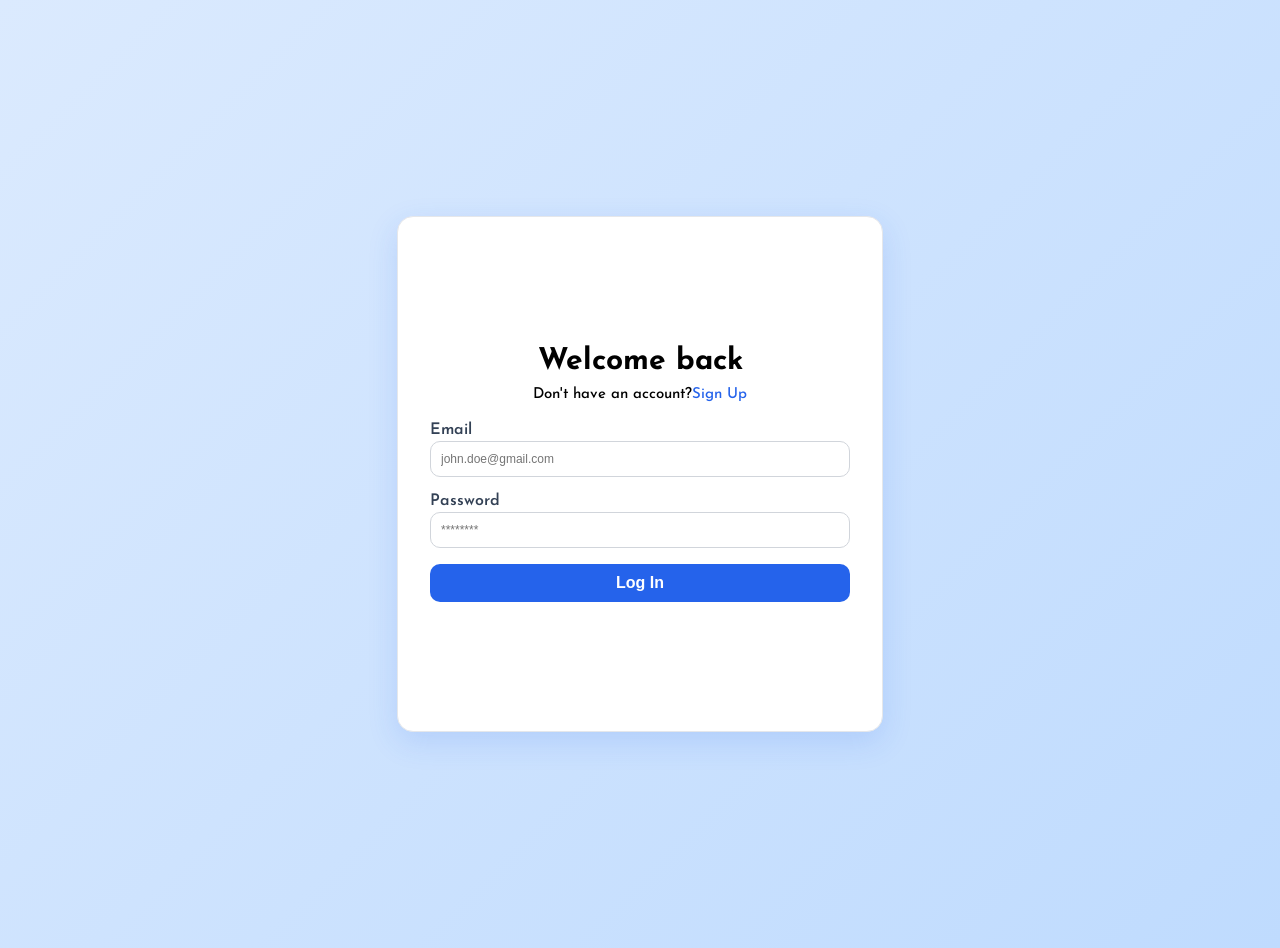
<file: index.html>
<!DOCTYPE html>
<html lang="en">
<head>
    <meta charset="UTF-8">
    <meta name="viewport" content="width=device-width, initial-scale=1.0">
    <title>LOG IN</title>
    <link rel="stylesheet" href="css/style.css">
    <link rel="preconnect" href="https://fonts.googleapis.com">
    <link rel="preconnect" href="https://fonts.gstatic.com" crossorigin>
    <link href="https://fonts.googleapis.com/css2?family=Josefin+Sans:ital,wght@0,100..700;1,100..700&display=swap" rel="stylesheet">
</head>
<body class="sign_up">
     <script src="js/guard.js"></script>
<!-- this is form for log in -->
    <section class="sign_up_section">
        <div class="sign_up_info">
            <h3 class="sign_up_title">Welcome back</h3>
            <p>Don't have an account?<a href="signup.html">Sign Up</a></p>
        </div>

        <div id="toast-container"></div>
<!-- this section is about form validation and input for people, who have an account -->
        <form class="sign_up_form" id="loginForm" novalidate>
            <div class="each_form_input">
                <label for="loginEmail">Email</label>
                <input type="text" id="loginEmail" name="email" placeholder="john.doe@gmail.com">
                <small class="error-text" id="loginEmailError"></small>
            </div>
            <div class="each_form_input">
                <label for="loginPassword">Password</label>
                <input type="password" id="loginPassword" name="password" placeholder="********">
                <small class="error-text" id="loginPasswordError"></small>
            </div>
            <button type="submit">Log In</button>
        </form>
    </section>
    <script src="js/auth.js"></script>
</body>
</html>
</file>
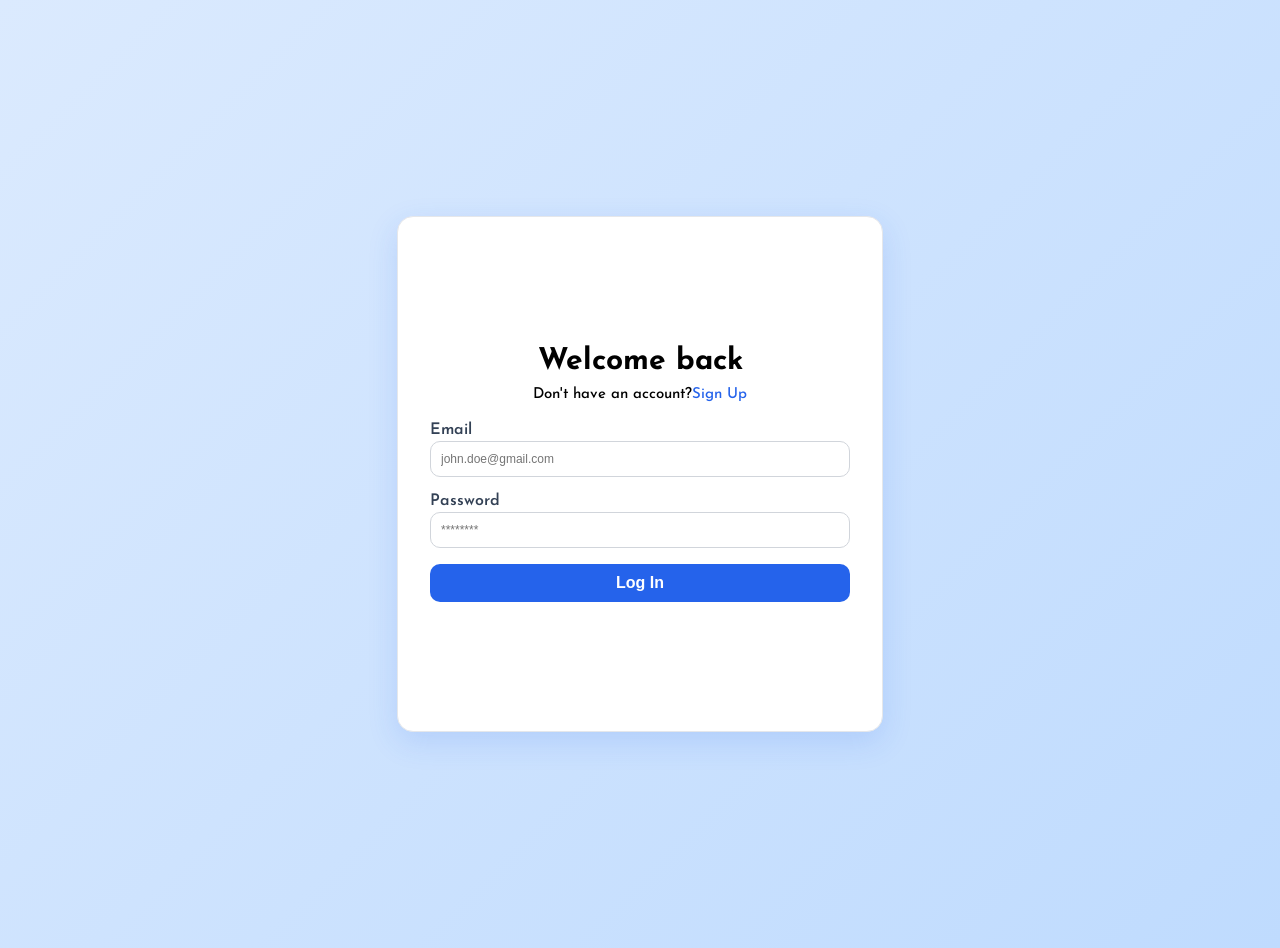
<file: clients.html>
<!DOCTYPE html>
<html lang="en">
<head>
    <meta charset="UTF-8">
    <title>Clients</title>
    <script src="js/theme.js"></script>
    <link rel="stylesheet" href="css/style.css">
    <link rel="preconnect" href="https://fonts.googleapis.com">
    <link rel="preconnect" href="https://fonts.gstatic.com" crossorigin>
    <link href="https://fonts.googleapis.com/css2?family=Josefin+Sans:ital,wght@0,100..700;1,100..700&display=swap" rel="stylesheet">
</head>
<body>
    <script src="js/guard.js"></script>
<!-- clients page structure -->
    <section id="page-content">
        <div class="clients_header">
            <h1>Clients</h1>
            <button id="addClientBtn" class="btn_primary">+ Add Client</button>
        </div>

        <section class="clients_toolbar">
            <input type="text" id="searchInput" class="toolbar_search_input" placeholder="Search by name or company...">
            <div class="filter_chips" id="filterChips">
                <button class="chip active" data-status="All">All</button>
                <button class="chip" data-status="Lead">Lead</button>
                <button class="chip" data-status="Contacted">Contacted</button>
                <button class="chip" data-status="Won">Won</button>
                <button class="chip" data-status="Lost">Lost</button>
            </div>
            <select id="sortSelect" class="sort_select">
                <option value="newest">Newest first</option>
                <option value="name">Name A-Z</option>
                <option value="deal">Deal value: high to low</option>
            </select>
        </section>

        <div id="clientsList" class="clients_list">
            <!-- loading / error / cards injected here by clients.js -->
        </div>
    </section>

    <!-- Add Client Modal -->
    <section id="addClientModal" class="modal_overlay hidden">
        <section class="modal_box">
            <div class="modal_header">
                <h3>Add New Client</h3>
                <button id="closeAddClientModal" class="modal_close">&times;</button>
            </div>
            <form id="addClientForm" novalidate>
                <div class="each_form_input">
                    <label for="clientName">Name</label>
                    <input type="text" id="clientName" placeholder="Jane Smith">
                    <small class="error-text" id="clientNameError"></small>
                </div>
                <div class="each_form_input">
                    <label for="clientEmail">Email</label>
                    <input type="text" id="clientEmail" placeholder="jane@company.com">
                    <small class="error-text" id="clientEmailError"></small>
                </div>
                <div class="each_form_input">
                    <label for="clientPhone">Phone</label>
                    <input type="text" id="clientPhone" placeholder="+1 555-123-4567">
                    <small class="error-text" id="clientPhoneError"></small>
                </div>
                <div class="each_form_input">
                    <label for="clientCompany">Company</label>
                    <input type="text" id="clientCompany" placeholder="Acme Inc (optional)">
                </div>
                <div class="each_form_input">
                    <label for="clientDealValue">Deal Value</label>
                    <input type="text" id="clientDealValue" placeholder="5000">
                    <small class="error-text" id="clientDealValueError"></small>
                </div>
                <div class="each_form_input">
                    <label for="clientStatus">Status</label>
                    <select id="clientStatus">
                        <option value="Lead">Lead</option>
                        <option value="Contacted">Contacted</option>
                        <option value="Won">Won</option>
                        <option value="Lost">Lost</option>
                    </select>
                </div>
                <button type="submit" class="btn_primary full_width">Add Client</button>
            </form>
        </section>
    </section>
    <!-- Client Details Modal-->
    <div id="clientDetailsModal" class="modal_overlay hidden">
        <div class="modal_box">
            <div class="modal_header">
                <h3>Client Details</h3>
                <button id="closeDetailsModal" class="modal_close">&times;</button>
            </div>

            <div class="details_top">
                <img id="detailAvatar" src="" alt="" class="details_avatar">
                <div>
                    <h4 id="detailName"></h4>
                    <p id="detailCompany" class="detail_muted"></p>
                </div>
            </div>

            <div class="details_grid">
                <p><strong>Email:</strong> <span id="detailEmail"></span></p>
                <p><strong>Phone:</strong> <span id="detailPhone"></span></p>
                <p><strong>Status:</strong> <span id="detailStatus"></span></p>
                <p><strong>Deal Value:</strong> <span id="detailDealValue"></span></p>
                <p><strong>Client since:</strong> <span id="detailSince"></span></p>
            </div>

            <button id="remindMeBtn" class="btn_primary full_width">Remind me in 1 min</button>

            <div class="notes_section">
                <h4>Notes</h4>
                <div id="notesList" class="notes_list"></div>

                <div class="add_note_row">
                    <input type="text" id="newNoteInput" placeholder="Add a note...">
                    <button id="addNoteBtn" class="btn_primary">Add</button>
                </div>
            </div>
        </div>
    </div>

    <script src="js/nav.js"></script>
    <script src="js/data.js"></script>
    <script src="js/clients.js"></script>
</body>
</html>
</file>
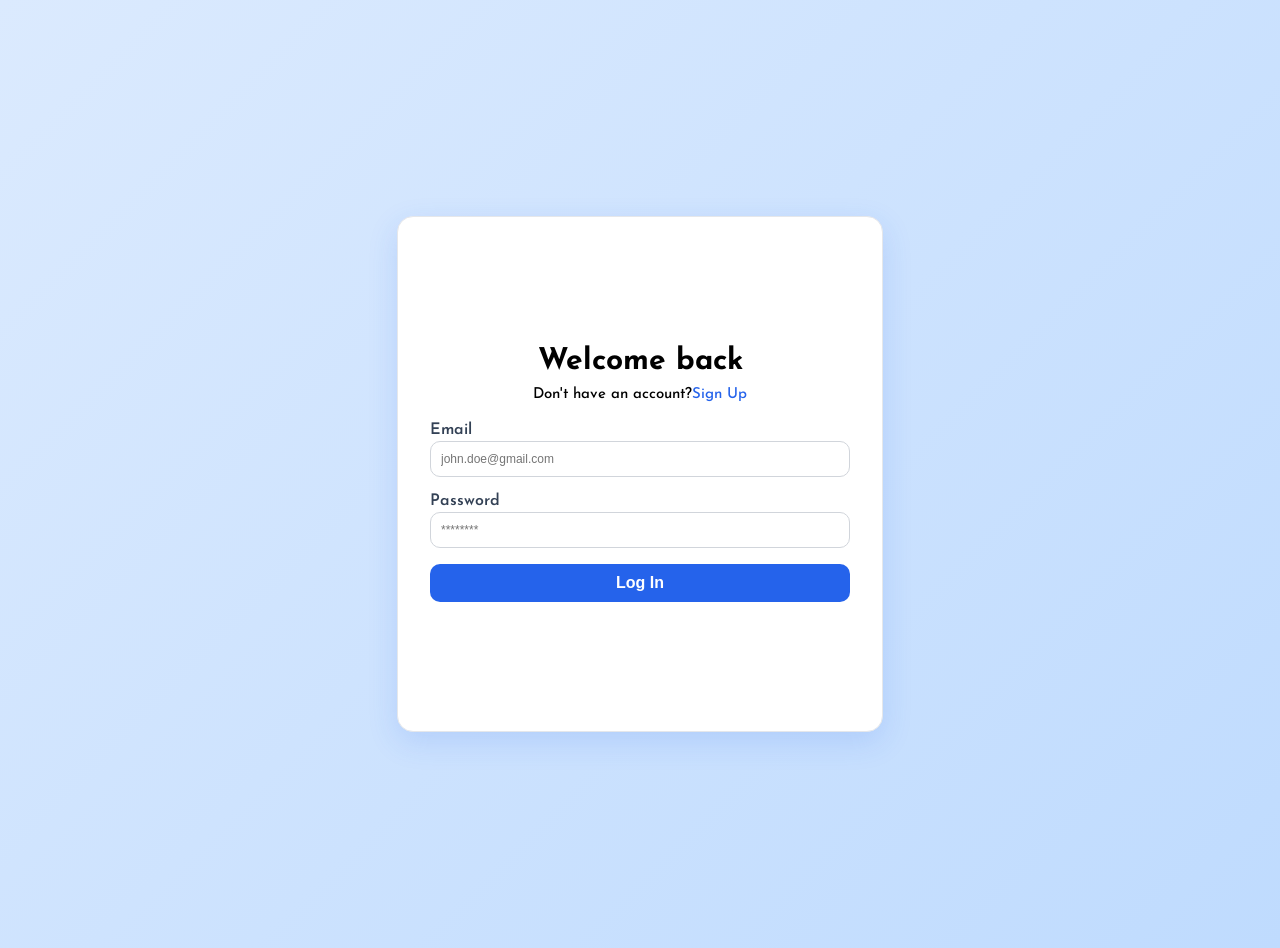
<file: dashboard.html>
<!DOCTYPE html>
<html lang="en">
<head>
    <meta charset="UTF-8">
    <title>Dashboard</title>
    <script src="js/theme.js"></script>
    <link rel="stylesheet" href="css/style.css">
    <link rel="preconnect" href="https://fonts.googleapis.com">
    <link rel="preconnect" href="https://fonts.gstatic.com" crossorigin>
    <link href="https://fonts.googleapis.com/css2?family=Josefin+Sans:ital,wght@0,100..700;1,100..700&display=swap" rel="stylesheet">
</head>
<body>
    <script src="js/guard.js"></script>

    <section id="page-content">
        <section class="dashboard_greeting">
            <div>
                <h1 id="greetingText">Welcome back!</h1>
                <p id="liveClock"></p>
            </div>
        </section>

        <section class="stats_grid">
            <div class="stat_card">
                <p class="stat_label">Total Clients</p>
                <p class="stat_value" id="statTotalClients">0</p>
            </div>
            <div class="stat_card">
                <p class="stat_label">Active Deals</p>
                <p class="stat_value" id="statActiveDeals">0</p>
            </div>
            <div class="stat_card">
                <p class="stat_label">Won Revenue</p>
                <p class="stat_value" id="statWonRevenue">$0</p>
            </div>
            <div class="stat_card">
                <p class="stat_label">New This Week</p>
                <p class="stat_value" id="statNewThisWeek">0</p>
            </div>
        </section>

        <section class="dashboard_lower">
            <div class="pipeline_card">
                <h3>Pipeline Overview</h3>
                <div id="pipelineBars"></div>
            </div>

            <div class="recent_clients_card">
                <h3>Recent Clients</h3>
                <div id="recentClientsList"></div>
                <a href="clients.html" class="view_all_link">View All Clients &rarr;</a>
            </div>
        </section>
    </section>

    <script src="js/nav.js"></script>
    <script src="js/data.js"></script>
    <script src="js/dashboard.js"></script>
</body>
</html>
</file>
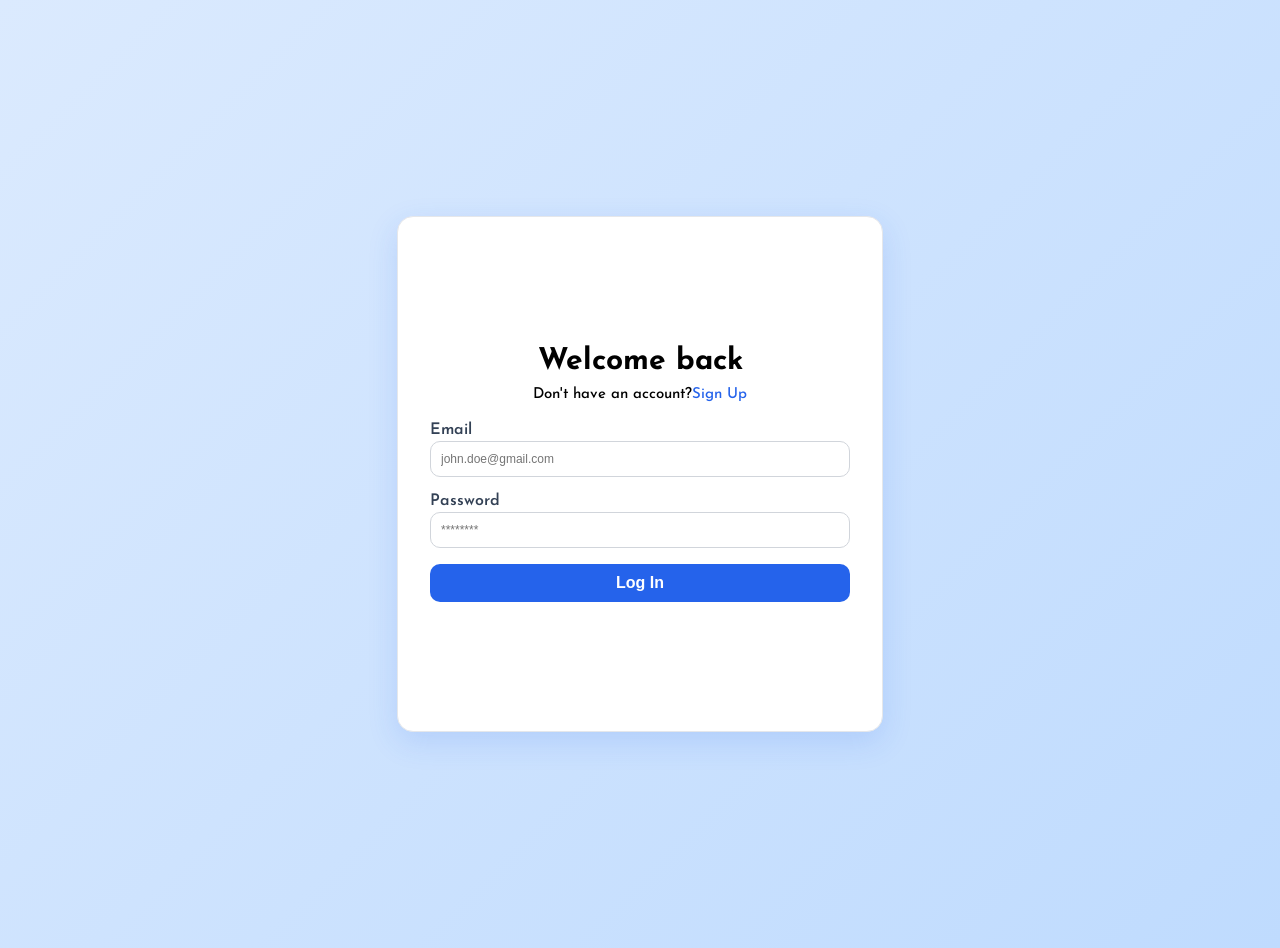
<file: profile.html>
<!DOCTYPE html>
<html lang="en">
<head>
    <meta charset="UTF-8">
    <meta name="viewport" content="width=device-width, initial-scale=1.0">
    <title>Profile</title>
    <script src="js/theme.js"></script>
    <link rel="stylesheet" href="css/style.css">
    <link rel="preconnect" href="https://fonts.googleapis.com">
    <link rel="preconnect" href="https://fonts.gstatic.com" crossorigin>
    <link href="https://fonts.googleapis.com/css2?family=Josefin+Sans:ital,wght@0,100..700;1,100..700&display=swap" rel="stylesheet">
</head>
<body>
    <script src="js/guard.js"></script>

    <section id="page-content">
        <header class="profile_top">
            <div class="profile_avatar" id="profileAvatar"></div>
            <div>
                <h1 id="profileName">—</h1>
                <p class="profile_email" id="profileEmail"></p>
                <p class="profile_since" id="profileSince"></p>
            </div>
        </header>

        <main class="profile_grid">
            <!-- Save Changes -->
            <section class="profile_card">
                <h3>Edit Profile</h3>
                <form id="editProfileForm" novalidate>
                    <div class="each_form_input">
                        <label for="profileFullName">Full Name</label>
                        <input type="text" id="profileFullName" placeholder="Jane Smith">
                        <small class="error-text" id="profileFullNameError"></small>
                    </div>
                    <div class="each_form_input">
                        <label for="profileCompany">Company</label>
                        <input type="text" id="profileCompany" placeholder="Company (optional)">
                    </div>
                    <button type="submit" class="btn_primary full_width">Save Changes</button>
                </form>
            </section>

            <!-- Change Password -->
            <section class="profile_card">
                <h3>Change Password</h3>
                <form id="changePasswordForm" novalidate>
                    <div class="each_form_input">
                        <label for="currentPassword">Current Password</label>
                        <input type="password" id="currentPassword" placeholder="********">
                        <small class="error-text" id="currentPasswordError"></small>
                    </div>
                    <div class="each_form_input">
                        <label for="newPassword">New Password</label>
                        <input type="password" id="newPassword" placeholder="********">
                        <small class="error-text" id="newPasswordError"></small>
                    </div>
                    <div class="each_form_input">
                        <label for="confirmNewPassword">Confirm New Password</label>
                        <input type="password" id="confirmNewPassword" placeholder="********">
                        <small class="error-text" id="confirmNewPasswordError"></small>
                    </div>
                    <button type="submit" class="btn_primary full_width">Change Password</button>
                </form>
            </section>
        </main>

        <!-- Reset CRM Data -->
        <footer class="profile_card danger_zone">
            <h3>Danger Zone</h3>
            <p class="detail_muted">
                This clears all locally stored clients and refetches fresh sample data
                from the server next time you visit Dashboard or Clients. Your account
                and login stay untouched.
            </p>
            <button id="resetDataBtn" class="btn_danger">Reset CRM Data</button>
        </footer>
    </section>

    <script src="js/nav.js"></script>
    <script src="js/data.js"></script>
    <script src="js/profile.js"></script>
</body>
</html>
</file>
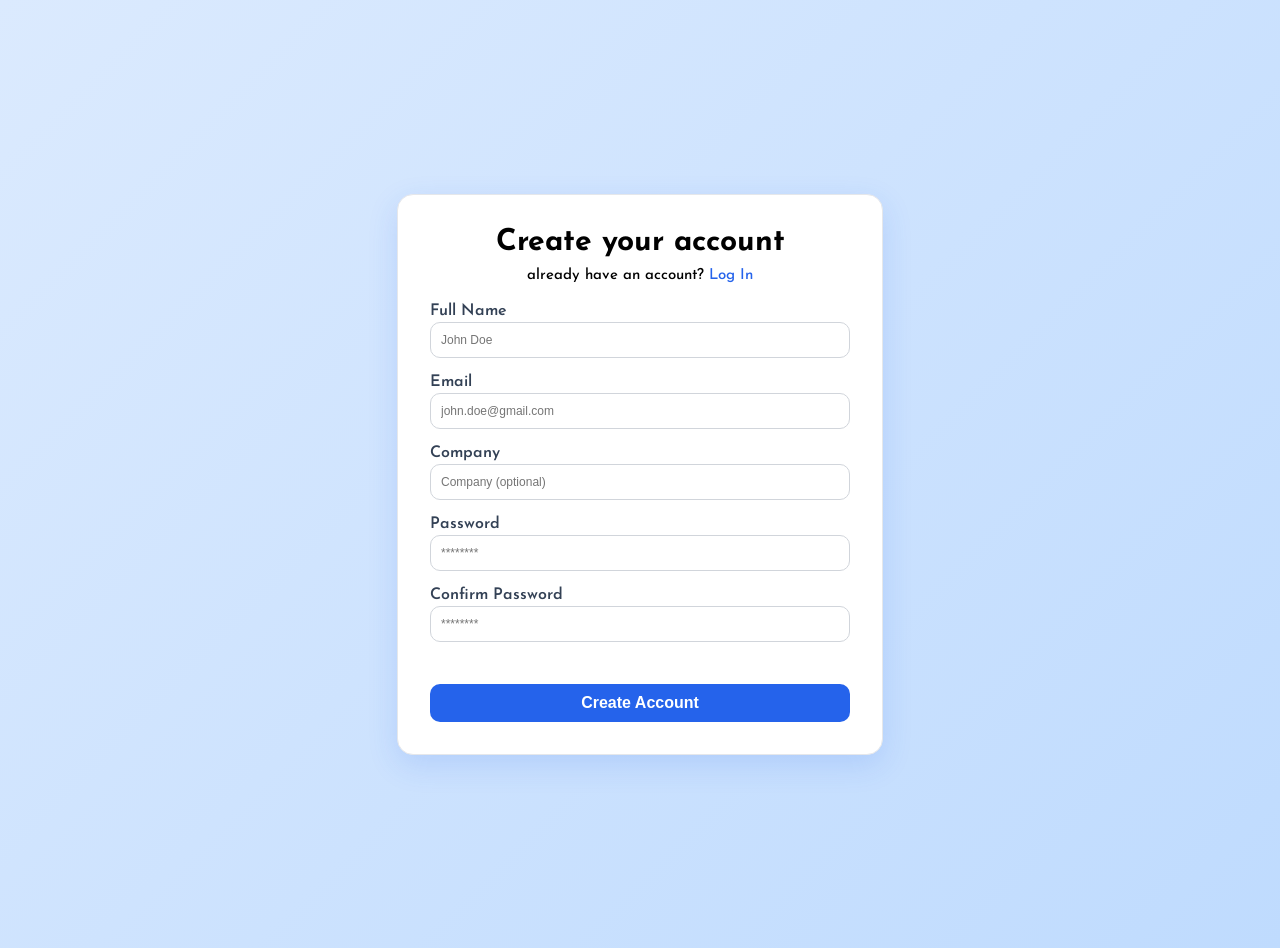
<file: signup.html>
<!DOCTYPE html>
<html lang="en">
<head>
    <meta charset="UTF-8">
    <meta name="viewport" content="width=device-width, initial-scale=1.0">
    <title>SIGN UP</title>
    <link rel="stylesheet" href="css/style.css">
    <link rel="preconnect" href="https://fonts.googleapis.com">
    <link rel="preconnect" href="https://fonts.gstatic.com" crossorigin>
    <link href="https://fonts.googleapis.com/css2?family=Josefin+Sans:ital,wght@0,100..700;1,100..700&display=swap" rel="stylesheet">
</head>
<body class="sign_up">
     <script src="js/guard.js"></script>
<!-- this is form for create account -->
    <section class="sign_up_section">
        <div class="sign_up_info">
            <h3 class="sign_up_title">Create your account</h3>
            <p>already have an account? <a href="index.html">Log In</a></p>
        </div>
<!-- info, thats come after sign up -->
        <div id="toast-container"></div>
<!-- this section is about form validation and input for people, who do not have an account -->
        <form class="sign_up_form" id="signupForm" novalidate>
            <div class="each_form_input">
                <label for="fullName">Full Name</label>
                <input type="text" id="fullName" name="full_name" placeholder="John Doe">
                <small class="error-text" id="fullNameError"></small>
            </div>
            <div class="each_form_input">
                <label for="email">Email</label>
                <input type="text" id="email" name="email" placeholder="john.doe@gmail.com">
                <small class="error-text" id="emailError"></small>
            </div>
            <div class="each_form_input">
                <label for="company">Company</label>
                <input type="text" id="company" name="company" placeholder="Company (optional)">
            </div>
            <div class="each_form_input">
                <label for="password">Password</label>
                <input type="password" id="password" name="password" placeholder="********">
                <small class="error-text" id="passwordError"></small>
            </div>
            <div class="each_form_input">
                <label for="confirmPassword">Confirm Password</label>
                <input type="password" id="confirmPassword" name="confirm_password" placeholder="********">
                <small class="error-text" id="confirmPasswordError"></small>
                <p id="passwordStrengthText" class="password_strength"></p>
            </div>
            <button type="submit">Create Account</button>
        </form>
    </section>

    <script src="js/auth.js"></script>
</body>
</html>
</file>
<file: css/style.css>
:root, [data-theme=light] {
  --bg-main: #f8fafc;
  --bg-card: #ffffff;
  --bg-sidebar: #ffffff;
  --text-main: #1e293b;
  --text-muted: #64748b;
  --border-color: #e5e7eb;
}

[data-theme=dark] {
  --bg-main: #0f172a;
  --bg-card: #1e293b;
  --bg-sidebar: #1e293b;
  --text-main: #f1f5f9;
  --text-muted: #94a3b8;
  --border-color: #334155;
}

.sign_up {
  display: flex;
  justify-content: center;
  align-items: center;
  min-height: 100vh;
  background: linear-gradient(135deg, #dbeafe, #bfdbfe);
  padding: 1rem;
}
.sign_up .sign_up_section {
  width: 100%;
  max-width: 420px;
  min-height: 50vh;
  padding: 2rem;
  display: flex;
  flex-direction: column;
  justify-content: center;
  align-items: center;
  text-align: center;
  background-color: #ffffff;
  border: 1px solid #e5e7eb;
  border-radius: 16px;
  gap: 20px;
  box-shadow: 0 10px 30px rgba(37, 99, 235, 0.15);
}
@media (max-width: 640px) {
  .sign_up .sign_up_section {
    padding: 1.5rem;
  }
}
.sign_up .sign_up_section .sign_up_info {
  display: flex;
  flex-direction: column;
  gap: 10px;
}
.sign_up .sign_up_section .sign_up_info h3, .sign_up .sign_up_section .sign_up_info p {
  margin: 0;
}
.sign_up .sign_up_section .sign_up_info .sign_up_title {
  font-family: "Josefin Sans", sans-serif;
  font-size: 30px;
  font-weight: 800;
}
@media (max-width: 640px) {
  .sign_up .sign_up_section .sign_up_info .sign_up_title {
    font-size: 24px;
  }
}
.sign_up .sign_up_section .sign_up_info p {
  font-family: "Josefin Sans", sans-serif;
  font-size: 15px;
  font-weight: 500;
}
.sign_up .sign_up_section .sign_up_info p a {
  text-decoration: none;
  color: #2563eb;
}
.sign_up .sign_up_section .sign_up_form {
  width: 100%;
}
.sign_up .sign_up_section .sign_up_form .each_form_input {
  display: flex;
  flex-direction: column;
  margin-bottom: 1rem;
}
.sign_up .sign_up_section .sign_up_form .each_form_input label {
  font-family: "Josefin Sans", sans-serif;
  margin-bottom: 3px;
  font-weight: 600;
  color: #334155;
  text-align: left;
}
.sign_up .sign_up_section .sign_up_form .each_form_input input {
  padding: 10px;
  border: 1px solid #d1d5db;
  border-radius: 10px;
  font-size: 16px;
  outline: none;
  transition: 0.3s;
}
@media (min-width: 641px) {
  .sign_up .sign_up_section .sign_up_form .each_form_input input {
    font-size: 12px;
  }
}
.sign_up .sign_up_section .sign_up_form .each_form_input input:focus {
  border-color: #2563eb;
  box-shadow: 0 0 0 3px rgba(37, 99, 235, 0.15);
}
.sign_up .sign_up_section .sign_up_form .each_form_input input.input-error {
  border: 2px solid #ef4444 !important;
}
.sign_up .sign_up_section .sign_up_form .each_form_input .password_strength {
  font-size: 0.8rem;
  font-weight: 500;
  min-height: 1rem;
  margin: 5px;
}
.sign_up .sign_up_section .sign_up_form .each_form_input .password_strength.weak {
  color: #e63946;
}
.sign_up .sign_up_section .sign_up_form .each_form_input .password_strength.medium {
  color: #f4a300;
}
.sign_up .sign_up_section .sign_up_form .each_form_input .password_strength.strong {
  color: #2a9d8f;
}
.sign_up .sign_up_section .sign_up_form .each_form_input .error-text {
  color: #ef4444;
  font-size: 13px;
  display: none;
}
.sign_up .sign_up_section .sign_up_form .each_form_input .error-text.visible {
  display: block;
}
.sign_up .sign_up_section .sign_up_form button {
  width: 100%;
  padding: 10px;
  border: none;
  border-radius: 10px;
  background: #2563eb;
  color: white;
  font-size: 16px;
  font-weight: 600;
  cursor: pointer;
  transition: 0.3s;
}
.sign_up .sign_up_section .sign_up_form button:hover {
  background: #1d4ed8;
}

#toast-container {
  position: fixed;
  top: 20px;
  right: 20px;
  left: 20px;
  z-index: 1000;
}
@media (min-width: 641px) {
  #toast-container {
    left: auto;
    max-width: 320px;
  }
}
#toast-container .toast {
  padding: 12px 20px;
  border-radius: 8px;
  color: white;
  font-family: "Josefin Sans", sans-serif;
  font-weight: 600;
  margin-bottom: 10px;
  box-shadow: 0 4px 12px rgba(0, 0, 0, 0.15);
}
#toast-container .toast.success {
  background: #22c55e;
}
#toast-container .toast.error {
  background: #ef4444;
}

.detail_muted {
  color: var(--text-muted);
  font-size: 13px;
  margin: 2px 0;
}

.app_shell {
  display: grid;
  grid-template-columns: 240px 1fr;
  min-height: 100vh;
  background: var(--bg-main);
}
@media (max-width: 1024px) {
  .app_shell {
    grid-template-columns: 80px 1fr;
  }
}
@media (max-width: 640px) {
  .app_shell {
    grid-template-columns: 1fr;
    grid-template-rows: auto 1fr;
  }
}

.app_sidebar {
  background: var(--bg-sidebar);
  border-right: 1px solid var(--border-color);
  text-decoration: none;
  display: flex;
  flex-direction: column;
  padding: 1.5rem 1rem;
}
@media (max-width: 1024px) {
  .app_sidebar {
    padding: 1.5rem 0.5rem;
    align-items: center;
  }
}
@media (max-width: 640px) {
  .app_sidebar {
    flex-direction: row;
    justify-content: space-around;
    align-items: center;
    padding: 0.75rem;
    border-right: none;
    border-bottom: 1px solid var(--border-color);
  }
}
.app_sidebar .sidebar_logo {
  margin-bottom: 2rem;
  text-decoration: none;
}
@media (max-width: 1024px) {
  .app_sidebar .sidebar_logo {
    display: none;
  }
}
.app_sidebar .sidebar_logo a {
  font-family: "Josefin Sans", sans-serif;
  font-size: 20px;
  color: #2563eb;
  margin: 0;
  text-decoration: none;
}
.app_sidebar .sidebar_logo p {
  font-size: 12px;
  color: var(--text-muted);
  margin: 2px 0 0;
}
.app_sidebar .sidebar_nav {
  display: flex;
  flex-direction: column;
  text-decoration: none;
  gap: 4px;
  flex: 1;
}
@media (max-width: 640px) {
  .app_sidebar .sidebar_nav {
    flex-direction: row;
    text-align: center;
    align-items: center;
    flex: none;
    gap: 4px;
  }
}
.app_sidebar .sidebar_nav .nav_link {
  display: flex;
  align-items: center;
  text-align: center;
  gap: 10px;
  padding: 10px 12px;
  border-radius: 8px;
  text-decoration: none;
  color: var(--text-muted);
  font-family: "Josefin Sans", sans-serif;
  font-weight: 500;
  transition: 0.2s;
  white-space: nowrap;
}
@media (max-width: 1024px) {
  .app_sidebar .sidebar_nav .nav_link {
    justify-content: center;
    text-align: center;
    align-items: center;
    padding: 12px;
    font-size: 0;
  }
  .app_sidebar .sidebar_nav .nav_link .nav_icon {
    font-size: 20px;
    text-decoration: none;
  }
}
.app_sidebar .sidebar_nav .nav_link:hover {
  background: rgba(37, 99, 235, 0.08);
}
.app_sidebar .sidebar_nav .nav_link.active {
  background: rgba(37, 99, 235, 0.1);
  color: #2563eb;
  font-weight: 700;
}
.app_sidebar .sidebar_nav .nav_link .nav_icon {
  font-size: 16px;
}
.app_sidebar .sidebar_logout {
  display: flex;
  align-items: center;
  gap: 10px;
  background: none;
  border: none;
  color: var(--text-muted);
  font-family: "Josefin Sans", sans-serif;
  font-size: 14px;
  padding: 10px 12px;
  cursor: pointer;
  border-radius: 8px;
}
@media (max-width: 1024px) {
  .app_sidebar .sidebar_logout {
    justify-content: center;
    font-size: 0;
  }
  .app_sidebar .sidebar_logout .nav_icon {
    font-size: 18px;
  }
}
.app_sidebar .sidebar_logout:hover {
  background: rgba(239, 68, 68, 0.08);
  color: #ef4444;
}

.app_main {
  display: flex;
  flex-direction: column;
}

.app_topbar {
  display: flex;
  justify-content: space-between;
  align-items: center;
  padding: 1rem 2rem;
  background: var(--bg-card);
  border-bottom: 1px solid var(--border-color);
  gap: 12px;
}
@media (max-width: 640px) {
  .app_topbar {
    flex-direction: column;
    align-items: stretch;
    padding: 1rem;
  }
}
.app_topbar .topbar_search {
  width: 320px;
  padding: 8px 14px;
  border: 1px solid var(--border-color);
  border-radius: 10px;
  font-size: 13px;
  outline: none;
  background: var(--bg-main);
  color: var(--text-main);
}
@media (max-width: 1024px) {
  .app_topbar .topbar_search {
    width: 180px;
  }
}
@media (max-width: 640px) {
  .app_topbar .topbar_search {
    width: 100%;
  }
}
.app_topbar .topbar_actions {
  display: flex;
  align-items: center;
  gap: 16px;
}
@media (max-width: 640px) {
  .app_topbar .topbar_actions {
    justify-content: flex-end;
  }
}
.app_topbar .theme_toggle {
  background: none;
  border: none;
  font-size: 18px;
  cursor: pointer;
}
.app_topbar .topbar_bell {
  font-size: 18px;
  cursor: pointer;
}
.app_topbar .topbar_avatar {
  width: 32px;
  height: 32px;
  border-radius: 50%;
  background: #2563eb;
  color: white;
  display: flex;
  align-items: center;
  justify-content: center;
  font-weight: 600;
  font-size: 14px;
  flex-shrink: 0;
}

#page-content {
  padding: 2rem;
  color: var(--text-main);
}
@media (max-width: 1024px) {
  #page-content {
    padding: 1.5rem;
  }
}
@media (max-width: 640px) {
  #page-content {
    padding: 1rem;
  }
}

.btn_primary {
  background: #2563eb;
  color: white;
  border: none;
  padding: 10px 18px;
  border-radius: 10px;
  font-weight: 600;
  cursor: pointer;
  font-family: "Josefin Sans", sans-serif;
  transition: 0.2s;
}
.btn_primary:hover {
  background: #1d4ed8;
}

.btn_danger {
  background: none;
  border: 1px solid #ef4444;
  color: #ef4444;
  padding: 10px 18px;
  border-radius: 10px;
  font-weight: 600;
  cursor: pointer;
}
.btn_danger:hover {
  background: #ef4444;
  color: white;
}

.full_width {
  width: 100%;
}

.clients_header {
  display: flex;
  justify-content: space-between;
  align-items: center;
  margin-bottom: 1.5rem;
  gap: 12px;
  flex-wrap: wrap;
}
.clients_header h1 {
  font-family: "Josefin Sans", sans-serif;
  color: var(--text-main);
}
@media (max-width: 640px) {
  .clients_header h1 {
    font-size: 22px;
  }
  .clients_header .btn_primary {
    padding: 8px 14px;
    font-size: 14px;
  }
}

.clients_toolbar {
  display: flex;
  gap: 16px;
  align-items: center;
  margin-bottom: 1.5rem;
  flex-wrap: wrap;
}
@media (max-width: 640px) {
  .clients_toolbar {
    flex-direction: column;
    align-items: stretch;
    gap: 10px;
  }
}
.clients_toolbar .toolbar_search_input {
  flex: 1;
  min-width: 220px;
  padding: 10px 14px;
  border: 1px solid var(--border-color);
  border-radius: 10px;
  background: var(--bg-card);
  color: var(--text-main);
  outline: none;
  font-size: 16px;
}
@media (min-width: 641px) {
  .clients_toolbar .toolbar_search_input {
    font-size: 13px;
  }
}
@media (max-width: 640px) {
  .clients_toolbar .toolbar_search_input {
    min-width: 0;
    width: 100%;
  }
}
.clients_toolbar .filter_chips {
  display: flex;
  gap: 8px;
}
@media (max-width: 640px) {
  .clients_toolbar .filter_chips {
    overflow-x: auto;
    flex-wrap: nowrap;
    padding-bottom: 4px;
  }
}
.clients_toolbar .filter_chips .chip {
  padding: 8px 14px;
  border-radius: 20px;
  border: 1px solid var(--border-color);
  background: var(--bg-card);
  color: var(--text-muted);
  cursor: pointer;
  font-size: 13px;
  font-weight: 600;
  white-space: nowrap;
  flex-shrink: 0;
}
.clients_toolbar .filter_chips .chip.active {
  background: #2563eb;
  color: white;
  border-color: #2563eb;
}
.clients_toolbar .sort_select {
  padding: 10px 14px;
  border-radius: 10px;
  border: 1px solid var(--border-color);
  background: var(--bg-card);
  color: var(--text-main);
}
@media (max-width: 640px) {
  .clients_toolbar .sort_select {
    width: 100%;
  }
}

.clients_list {
  display: grid;
  grid-template-columns: repeat(auto-fill, minmax(280px, 1fr));
  gap: 16px;
}
@media (max-width: 640px) {
  .clients_list {
    grid-template-columns: 1fr;
  }
}

.client_card {
  background: var(--bg-card);
  border: 1px solid var(--border-color);
  border-radius: 12px;
  padding: 1rem;
  position: relative;
  cursor: pointer;
}
.client_card .client_avatar {
  width: 48px;
  height: 48px;
  border-radius: 50%;
  margin-bottom: 8px;
}
.client_card .client_info h4 {
  margin: 0;
  color: var(--text-main);
}
.client_card .client_info .client_company, .client_card .client_info .client_email {
  margin: 2px 0;
  font-size: 12px;
  color: var(--text-muted);
  word-break: break-word;
}
.client_card .status_badge {
  display: inline-block;
  padding: 4px 10px;
  border-radius: 20px;
  font-size: 11px;
  font-weight: 700;
  margin-top: 8px;
  border: none;
}
.client_card .badge_lead {
  background: #e0e7ff;
  color: #4338ca;
}
.client_card .badge_contacted {
  background: #dbeafe;
  color: #1d4ed8;
}
.client_card .badge_won {
  background: #dcfce7;
  color: #15803d;
}
.client_card .badge_lost {
  background: #fee2e2;
  color: #b91c1c;
}
.client_card .client_deal {
  display: block;
  font-weight: 700;
  color: var(--text-main);
  margin-top: 6px;
}
.client_card .delete_btn {
  margin-top: 10px;
  background: none;
  border: 1px solid #ef4444;
  color: #ef4444;
  padding: 6px 12px;
  border-radius: 8px;
  cursor: pointer;
  font-size: 12px;
}
.client_card .delete_btn:hover {
  background: #ef4444;
  color: white;
}

.loading_text, .empty_text {
  color: var(--text-muted);
  text-align: center;
  padding: 2rem;
  grid-column: 1/-1;
}

.error_state {
  text-align: center;
  padding: 2rem;
  color: var(--text-muted);
  grid-column: 1/-1;
}
.error_state p {
  margin-bottom: 1rem;
}

.modal_overlay {
  position: fixed;
  top: 0;
  left: 0;
  right: 0;
  bottom: 0;
  background: rgba(0, 0, 0, 0.5);
  display: flex;
  justify-content: center;
  align-items: center;
  z-index: 2000;
  padding: 1rem;
}
.modal_overlay.hidden {
  display: none;
}

.modal_box {
  background: var(--bg-card);
  border-radius: 16px;
  padding: 1.5rem;
  width: 100%;
  max-width: 420px;
  max-height: 90vh;
  overflow-y: auto;
}
@media (max-width: 640px) {
  .modal_box {
    padding: 1.25rem;
    max-height: 85vh;
  }
}
.modal_box .modal_header {
  display: flex;
  justify-content: space-between;
  align-items: center;
  margin-bottom: 1rem;
}
.modal_box .modal_header h3 {
  margin: 0;
  color: var(--text-main);
}
.modal_box .modal_header .modal_close {
  background: none;
  border: none;
  font-size: 22px;
  cursor: pointer;
  color: var(--text-muted);
}
.modal_box .each_form_input input, .modal_box .each_form_input select {
  width: 100%;
  box-sizing: border-box;
  background: var(--bg-main);
  color: var(--text-main);
  border: 1px solid var(--border-color);
  font-size: 16px;
}
@media (min-width: 641px) {
  .modal_box .each_form_input input, .modal_box .each_form_input select {
    font-size: 13px;
  }
}

.details_top {
  display: flex;
  align-items: center;
  gap: 12px;
  margin-bottom: 1rem;
}
.details_top .details_avatar {
  width: 56px;
  height: 56px;
  border-radius: 50%;
  flex-shrink: 0;
}
.details_top h4 {
  margin: 0;
  color: var(--text-main);
}

.details_grid {
  margin-bottom: 1rem;
}
.details_grid p {
  margin: 6px 0;
  color: var(--text-main);
  font-size: 14px;
  word-break: break-word;
}

.notes_section {
  margin-top: 1rem;
}
.notes_section h4 {
  color: var(--text-main);
  margin-bottom: 8px;
}

.notes_list {
  max-height: 150px;
  overflow-y: auto;
  margin-bottom: 10px;
}

.note_item {
  background: var(--bg-main);
  border-radius: 8px;
  padding: 8px 12px;
  margin-bottom: 6px;
}
.note_item .note_text {
  margin: 0;
  color: var(--text-main);
  font-size: 13px;
  word-break: break-word;
}
.note_item .note_date {
  margin: 2px 0 0;
  color: var(--text-muted);
  font-size: 11px;
}

.add_note_row {
  display: flex;
  gap: 8px;
}
@media (max-width: 640px) {
  .add_note_row {
    flex-direction: column;
  }
}
.add_note_row input {
  flex: 1;
  padding: 8px 12px;
  border: 1px solid var(--border-color);
  border-radius: 8px;
  background: var(--bg-main);
  color: var(--text-main);
  font-size: 16px;
}
@media (min-width: 641px) {
  .add_note_row input {
    font-size: 13px;
  }
}

.dashboard_greeting {
  margin-bottom: 1.5rem;
}
.dashboard_greeting h1 {
  font-family: "Josefin Sans", sans-serif;
  color: var(--text-main);
  margin: 0 0 4px;
}
@media (max-width: 640px) {
  .dashboard_greeting h1 {
    font-size: 20px;
  }
}
.dashboard_greeting p {
  color: var(--text-muted);
  font-size: 13px;
  margin: 0;
}

.stats_grid {
  display: grid;
  grid-template-columns: repeat(4, 1fr);
  gap: 16px;
  margin-bottom: 1.5rem;
}
@media (max-width: 1024px) {
  .stats_grid {
    grid-template-columns: repeat(2, 1fr);
  }
}
@media (max-width: 640px) {
  .stats_grid {
    grid-template-columns: 1fr;
    gap: 10px;
  }
}

.stat_card {
  background: var(--bg-card);
  border: 1px solid var(--border-color);
  border-radius: 12px;
  padding: 1.2rem;
}
.stat_card .stat_label {
  color: var(--text-muted);
  font-size: 13px;
  margin: 0 0 6px;
}
.stat_card .stat_value {
  font-size: 26px;
  font-weight: 800;
  color: var(--text-main);
  margin: 0;
}
@media (max-width: 640px) {
  .stat_card .stat_value {
    font-size: 22px;
  }
}

.dashboard_lower {
  display: grid;
  grid-template-columns: 1fr 1.5fr;
  gap: 16px;
}
@media (max-width: 1024px) {
  .dashboard_lower {
    grid-template-columns: 1fr;
  }
}

.pipeline_card, .recent_clients_card {
  background: var(--bg-card);
  border: 1px solid var(--border-color);
  border-radius: 12px;
  padding: 1.2rem;
}
@media (max-width: 640px) {
  .pipeline_card, .recent_clients_card {
    padding: 1rem;
  }
}
.pipeline_card h3, .recent_clients_card h3 {
  color: var(--text-main);
  margin: 0 0 1rem;
  font-family: "Josefin Sans", sans-serif;
}

.pipeline_row {
  margin-bottom: 1rem;
}
.pipeline_row .pipeline_row_label {
  display: flex;
  justify-content: space-between;
  font-size: 13px;
  color: var(--text-muted);
  margin-bottom: 4px;
}
.pipeline_row .pipeline_bar_track {
  background: var(--border-color);
  border-radius: 20px;
  height: 8px;
  overflow: hidden;
}
.pipeline_row .pipeline_bar_fill {
  height: 100%;
  border-radius: 20px;
}
.pipeline_row .pipeline_bar_fill.badge_lead {
  background: #4338ca;
}
.pipeline_row .pipeline_bar_fill.badge_contacted {
  background: #1d4ed8;
}
.pipeline_row .pipeline_bar_fill.badge_won {
  background: #15803d;
}
.pipeline_row .pipeline_bar_fill.badge_lost {
  background: #b91c1c;
}

.recent_client_row {
  display: flex;
  align-items: center;
  gap: 12px;
  padding: 10px 0;
  border-bottom: 1px solid var(--border-color);
  flex-wrap: wrap;
}
.recent_client_row .recent_avatar {
  width: 36px;
  height: 36px;
  border-radius: 50%;
  flex-shrink: 0;
}
.recent_client_row .recent_info {
  flex: 1;
  min-width: 120px;
}
.recent_client_row .recent_info .recent_name {
  margin: 0;
  font-weight: 600;
  color: var(--text-main);
  font-size: 14px;
}
.recent_client_row .recent_info .recent_company {
  margin: 0;
  font-size: 12px;
  color: var(--text-muted);
}
.recent_client_row .recent_date {
  font-size: 12px;
  color: var(--text-muted);
}
@media (max-width: 640px) {
  .recent_client_row .recent_date {
    width: 100%;
    text-align: right;
  }
}

.view_all_link {
  display: block;
  text-align: center;
  margin-top: 1rem;
  color: #2563eb;
  text-decoration: none;
  font-weight: 600;
  font-size: 14px;
}

.profile_top {
  display: flex;
  align-items: center;
  gap: 16px;
  margin-bottom: 1.5rem;
}
.profile_top h1 {
  color: var(--text-main);
  margin: 0 0 4px;
}
@media (max-width: 640px) {
  .profile_top h1 {
    font-size: 20px;
  }
}

.profile_avatar {
  width: 64px;
  height: 64px;
  border-radius: 50%;
  background: #2563eb;
  color: white;
  display: flex;
  align-items: center;
  justify-content: center;
  font-size: 22px;
  font-weight: 700;
  flex-shrink: 0;
}
@media (max-width: 640px) {
  .profile_avatar {
    width: 48px;
    height: 48px;
    font-size: 16px;
  }
}

.profile_grid {
  display: grid;
  grid-template-columns: 1fr 1fr;
  gap: 16px;
  margin-bottom: 1rem;
}
@media (max-width: 1024px) {
  .profile_grid {
    grid-template-columns: 1fr;
  }
}

.profile_card {
  background: var(--bg-card);
  border: 1px solid var(--border-color);
  border-radius: 12px;
  padding: 1.5rem;
  margin: 5px;
}
@media (max-width: 640px) {
  .profile_card {
    padding: 1.25rem;
  }
}
.profile_card h3 {
  margin: 0 0 1rem;
  color: var(--text-main);
}
.profile_card .each_form_input input {
  width: 100%;
  box-sizing: border-box;
  background: var(--bg-main);
  color: var(--text-main);
  border: 1px solid var(--border-color);
  font-size: 16px;
  padding: 10px;
}
@media (min-width: 641px) {
  .profile_card .each_form_input input {
    font-size: 13px;
  }
}

.danger_zone p {
  margin: 0 0 1rem;
}

/*# sourceMappingURL=style.css.map */
</file>
